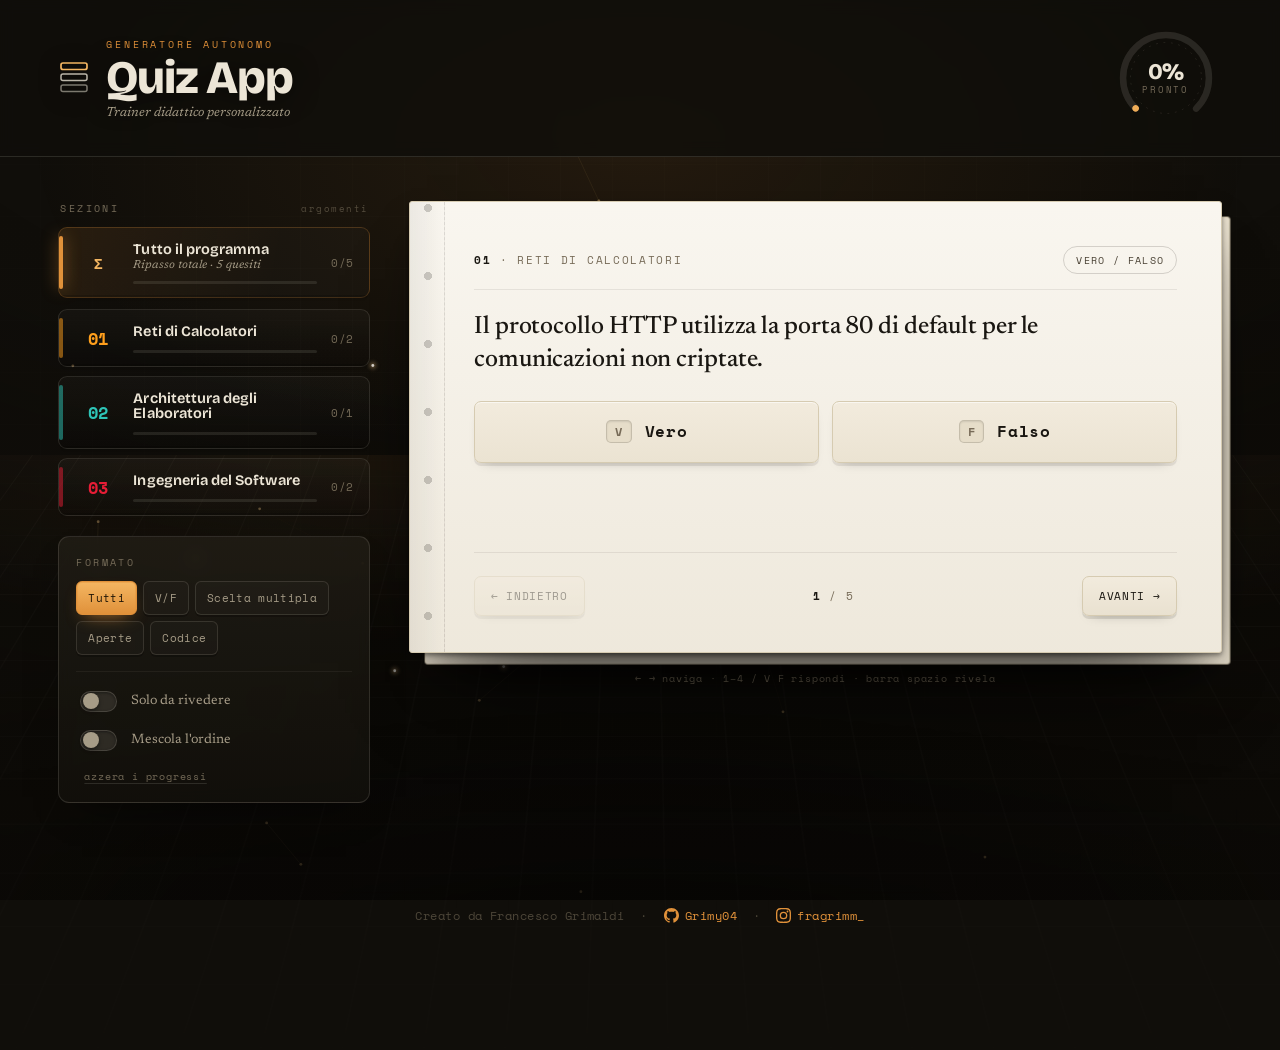
<file: template/index_1.html>
<!doctype html>
<html lang="it">

<head>
    <meta charset="utf-8">
    <meta name="viewport" content="width=device-width, initial-scale=1">
    <title>Trainer Interattivo d'Esame</title>
    
    <link rel="preconnect" href="https://fonts.googleapis.com">
    <link rel="preconnect" href="https://fonts.gstatic.com" crossorigin>
    <link
        href="https://fonts.googleapis.com/css2?family=Bricolage+Grotesque:opsz,wght@12..96,400..800&family=Newsreader:ital,opsz,wght@0,6..72,400..600;1,6..72,400..500&family=Space+Mono:ital,wght@0,400;0,700;1,400&display=swap"
        rel="stylesheet">
   <link rel="stylesheet" href="css/style_1.css">
</head>

<body>
    <canvas id="net" aria-hidden="true"></canvas>
    <div class="grid" aria-hidden="true"></div>
    <div class="ambient" aria-hidden="true"></div>

    <header class="masthead">
        <div class="masthead-in">
            <div class="brand">
                <span class="mark"><svg width="32" height="36" viewBox="0 0 32 36" fill="none" aria-hidden="true">
                        <rect x="3" y="3" width="26" height="6.5" rx="2" stroke="var(--signal-2)" stroke-width="1.7" />
                        <rect x="3" y="14" width="26" height="6.5" rx="2" stroke="var(--cream)" stroke-width="1.5"
                            opacity=".78" />
                        <rect x="3" y="25" width="26" height="6.5" rx="2" stroke="var(--cream)" stroke-width="1.5"
                            opacity=".5" />
                    </svg></span>
                <span class="title">
                    <span class="kick">Generatore Autonomo</span>
                    <h1>Quiz App</h1>
                    <span class="sub">Trainer didattico personalizzato</span>
                </span>
            </div>
            <div class="gauge">
                <svg class="dial" viewBox="0 0 120 120" aria-hidden="true">
                    <circle cx="60" cy="60" r="38" fill="none" stroke="rgba(236,229,214,.1)" stroke-width="1"
                        stroke-dasharray="2 6" />
                    <circle cx="60" cy="60" r="46" fill="none" stroke="rgba(236,229,214,.12)" stroke-width="7"
                        stroke-linecap="round" stroke-dasharray="216.77 400" transform="rotate(135 60 60)" />
                    <circle id="readyArc" cx="60" cy="60" r="46" fill="none" stroke="url(#dg)" stroke-width="7"
                        stroke-linecap="round" stroke-dasharray="289.027" stroke-dashoffset="289.027"
                        transform="rotate(135 60 60)" style="transition:stroke-dashoffset .7s var(--ease)" />
                    <defs>
                        <linearGradient id="dg" x1="0" y1="0" x2="1" y2="1">
                            <stop offset="0" stop-color="var(--signal)" />
                            <stop offset="1" stop-color="var(--signal-2)" />
                        </linearGradient>
                    </defs>
                </svg>
                <div class="dial-read"><span id="readyPct">0%</span><small>pronto</small></div>
            </div>
        </div>
    </header>

    <div class="scene">
        <div class="desk" aria-hidden="true"></div>
        <div class="shell">
            <aside class="rail">
                <div>
                    <div class="rail-head"><span class="eyebrow">Sezioni</span><span class="seq">argomenti</span></div>
                    <nav class="stack" id="stack"></nav>
                </div>
                <div class="panel">
                    <span class="eyebrow">Formato</span>
                    <div class="segmented" id="fmtChips"></div>
                    <div class="switches">
                        <label class="switch"><input type="checkbox" id="togReview"><span>Solo da
                                rivedere</span></label>
                        <label class="switch"><input type="checkbox" id="togShuffle"><span>Mescola
                                l'ordine</span></label>
                        <button class="reset" id="resetBtn">azzera i progressi</button>
                    </div>
                </div>
            </aside>
            <main class="stage">
                <div class="tilt-wrap">
                    <div class="deck" id="deck">
                        <div class="sheet-shadow" aria-hidden="true"></div>
                        <div class="sheet-back" aria-hidden="true"></div>
                        <article class="sheet" id="card"></article>
                    </div>
                </div>
                <p class="kbd">← → naviga · 1–4 / V F rispondi · barra spazio rivela</p>
            </main>
        </div>
    </div>

    <!-- SEZIONE CREDITI CON ICONE SVG -->


    <script src="data.js"></script>
    <script>
        const FMT = [["all", "Tutti"], ["vf", "V/F"], ["mc", "Scelta multipla"], ["open", "Aperte"], ["code", "Codice"]];
        const FMTLABEL = { vf: "Vero / Falso", mc: "Scelta multipla", open: "Domanda aperta", code: "Codice" };

        const S = { chapter: "all", fmt: "all", review: false, shuffle: false, idx: 0, pool: [], _lastId: null };
        let progress = {};
        const KEY = "quiz_trainer_v1";
        function load() { try { const r = localStorage.getItem(KEY); if (r) progress = JSON.parse(r) || {}; } catch (e) { } }
        function save() { try { localStorage.setItem(KEY, JSON.stringify(progress)); } catch (e) { } }
        load();

        const $ = s => document.querySelector(s);
        function shuffle(a) { a = a.slice(); for (let i = a.length - 1; i > 0; i--) { const j = Math.floor(Math.random() * (i + 1));[a[i], a[j]] = [a[j], a[i]]; } return a; }
        function isReview(id) { const p = progress[id]; return p && p.answered && (p.correct === false || p.self === "review" || p.self === "almost"); }

        function buildPool() {
            let p = BANK.filter(q => (S.chapter === "all" || q.ch === S.chapter) && (S.fmt === "all" || q.fmt === S.fmt));
            if (S.review) p = p.filter(q => isReview(q.id));
            if (S.shuffle) p = shuffle(p);
            S.pool = p; S.idx = 0;
        }
        function chapterStats(ch) {
            const qs = BANK.filter(q => q.ch === ch); let ans = 0, ok = 0;
            qs.forEach(q => { const pr = progress[q.id]; if (pr && pr.answered) { ans++; if (pr.correct) ok++; } }); return { tot: qs.length, ans, ok };
        }
        function overall() { let ans = 0, ok = 0; BANK.forEach(q => { const pr = progress[q.id]; if (pr && pr.answered) { ans++; if (pr.correct) ok++; } }); return { tot: BANK.length, ans, ok }; }

        function renderStack() {
            const el = $("#stack"); el.innerHTML = "";
            const o = overall();
            const all = document.createElement("button");
            all.className = "layer core" + (S.chapter === "all" ? " on" : "");
            all.style.setProperty("--tone", "var(--signal)");
            all.innerHTML = `<span class="layer-code">&#931;</span><span><span class="layer-name">Tutto il programma</span>
    <span class="layer-sub">Ripasso totale · ${o.tot} quesiti</span>
    <span class="layer-gauge"><i style="width:${o.tot ? Math.round(o.ans / o.tot * 100) : 0}%"></i></span></span>
    <span class="layer-stat">${o.ans}/${o.tot}</span>`;
            all.onclick = () => { S.chapter = "all"; buildPool(); renderAll(); };
            el.appendChild(all);
            if (typeof META !== 'undefined') {
                META.forEach(m => {
                    const st = chapterStats(m.ch);
                    const b = document.createElement("button");
                    b.className = "layer" + (S.chapter === m.ch ? " on" : "");
                    b.style.setProperty("--tone", m.tone);
                    b.innerHTML = `<span class="layer-code">${m.num}</span><span><span class="layer-name">${m.nm}</span>
        <span class="layer-sub">${m.sb}</span>
        <span class="layer-gauge"><i style="width:${st.tot ? Math.round(st.ans / st.tot * 100) : 0}%"></i></span></span>
        <span class="layer-stat">${st.ans}/${st.tot}</span>`;
                    b.onclick = () => { S.chapter = m.ch; buildPool(); renderAll(); };
                    el.appendChild(b);
                });
            }
        }
        function renderChips() {
            const el = $("#fmtChips"); el.innerHTML = "";
            FMT.forEach(([v, l]) => {
                const c = document.createElement("button");
                c.className = "seg" + (S.fmt === v ? " on" : ""); c.textContent = l;
                c.onclick = () => { S.fmt = v; buildPool(); renderAll(); }; el.appendChild(c);
            });
        }
        function renderMeter() {
            const o = overall(); const pct = o.tot ? Math.round(o.ans / o.tot * 100) : 0;
            $("#readyPct").textContent = pct + "%";
            const arc = document.getElementById("readyArc");
            if (arc) { const C = 289.027, L = 216.77; arc.style.strokeDashoffset = (C - (pct / 100) * L).toFixed(1); }
        }

        function setAns(id, correct, extra) {
            progress[id] = Object.assign({ answered: true, correct: !!correct }, extra || {});
            save(); renderStack(); renderMeter();
        }

        function verdictHTML(ok) {
            const mk = ok
                ? '<svg class="vmark" viewBox="0 0 18 18" fill="none"><path d="M3.5 9.4l3.3 3.5L14.6 5" stroke="currentColor" stroke-width="1.8" stroke-linecap="round" stroke-linejoin="round"/></svg>'
                : '<svg class="vmark" viewBox="0 0 18 18" fill="none"><path d="M5 5l8 8M13 5l-8 8" stroke="currentColor" stroke-width="1.8" stroke-linecap="round"/></svg>';
            return `<div class="verdict ${ok ? "ok" : "no"}">${mk}${ok ? "corretto" : "sbagliato"}</div>`;
        }
        function escapeHTML(s) { return (s == null ? "" : String(s)).replace(/&/g, "&amp;").replace(/</g, "&lt;").replace(/>/g, "&gt;"); }

        function renderCard() {
            const card = $("#card");
            if (!S.pool.length) {
                card.innerHTML = `<div class="sheet-inner still"><div class="empty"><b>Niente qui</b><span>${S.review ? "Nessun elemento contrassegnato da rivedere." : "Nessuna domanda trovata per questi filtri."}</span></div></div>`;
                S._lastId = null; return;
            }
            if (S.idx < 0) S.idx = 0; if (S.idx >= S.pool.length) S.idx = S.pool.length - 1;
            const q = S.pool[S.idx]; const pr = progress[q.id] || {};
            const m = (typeof META !== 'undefined') ? META.find(x => x.ch === q.ch) || { num: "-", nm: "Capitolo", tone: "#888" } : { num: "-", nm: "Capitolo", tone: "#888" };
            const fresh = (S._lastId !== q.id); S._lastId = q.id;
            let h = `<div class="sheet-meta">
    <span class="meta-code"><b>${m.num}</b> · ${m.nm.toUpperCase()}</span>
    ${isReview(q.id) ? '<span class="meta-badge">da rivedere</span>' : ''}
    <span class="meta-fmt">${FMTLABEL[q.fmt]}</span></div>
    <p class="prompt">${escapeHTML(q.q)}</p>`;
            if (q.code) h += `<pre class="snippet">${escapeHTML(q.code)}</pre>`;

            if (q.fmt === "vf") {
                const a = pr.answered;
                const cls = v => { if (!a) return ""; if (v === q.correct) return " correct"; if (pr.pick === v) return " wrong"; return ""; };
                h += `<div class="choices vf">
      <button class="choice${cls(true)}" data-v="true" ${a ? "disabled" : ""}><span class="choice-key">V</span>Vero</button>
      <button class="choice${cls(false)}" data-v="false" ${a ? "disabled" : ""}><span class="choice-key">F</span>Falso</button></div>`;
                h += `<div class="feedback${a ? " show" : ""}">${a ? verdictHTML(pr.correct) + `<div class="expl">${escapeHTML(q.explain)}</div>` : ""}</div>`;
            } else if (q.fmt === "mc") {
                const a = pr.answered; const L = ["A", "B", "C", "D", "E"];
                h += `<div class="choices">`;
                q.opts.forEach((o, i) => {
                    let c = ""; if (a) { if (i === q.correct) c = " correct"; else if (pr.pick === i) c = " wrong"; }
                    h += `<button class="choice${c}" data-i="${i}" ${a ? "disabled" : ""}><span class="choice-key">${L[i]}</span><span>${escapeHTML(o)}</span></button>`;
                });
                h += `</div><div class="feedback${a ? " show" : ""}">${a ? verdictHTML(pr.correct) + `<div class="expl">${escapeHTML(q.explain)}</div>` : ""}</div>`;
            } else {
                if (!pr.revealed) {
                    h += `<button class="reveal" id="revealBtn">Mostra i punti chiave</button>`;
                } else {
                    h += `<div class="feedback show">
        <div class="verdict key"><svg class="vmark" viewBox="0 0 18 18" fill="none"><path d="M7 3.5H4.5v11H7M11 3.5h2.5v11H11" stroke="currentColor" stroke-width="1.6" stroke-linecap="round"/></svg>punti chiave</div>
        <ul class="keylist">${q.points.map(p => `<li>${escapeHTML(p)}</li>`).join("")}</ul>
        <div class="selfgrade">
          <button class="sg know${pr.self === "know" ? " sel" : ""}" data-s="know">la sapevo</button>
          <button class="sg almost${pr.self === "almost" ? " sel" : ""}" data-s="almost">quasi</button>
          <button class="sg review${pr.self === "review" ? " sel" : ""}" data-s="review">da rivedere</button>
        </div></div>`;
                }
            }

            h += `<div class="pager">
    <button class="pgbtn" id="prevBtn" ${S.idx === 0 ? "disabled" : ""}>← indietro</button>
    <span class="pager-count"><b>${S.idx + 1}</b> / ${S.pool.length}</span>
    <button class="pgbtn" id="nextBtn" ${S.idx === S.pool.length - 1 ? "disabled" : ""}>avanti →</button></div>`;
            card.innerHTML = `<div class="sheet-inner${fresh ? "" : " still"}">${h}</div>`;

            card.querySelectorAll(".choice").forEach(b => {
                if (b.dataset.v !== undefined) b.onclick = () => { const v = b.dataset.v === "true"; setAns(q.id, v === q.correct, { pick: v }); renderCard(); };
                else if (b.dataset.i !== undefined) b.onclick = () => { const i = +b.dataset.i; setAns(q.id, i === q.correct, { pick: i }); renderCard(); };
            });
            const rb = card.querySelector("#revealBtn");
            if (rb) rb.onclick = () => { progress[q.id] = Object.assign({}, progress[q.id], { revealed: true }); save(); renderCard(); };
            card.querySelectorAll(".sg").forEach(b => b.onclick = () => { const s = b.dataset.s; setAns(q.id, s === "know", { revealed: true, self: s }); renderCard(); });
            const pv = card.querySelector("#prevBtn"), nx = card.querySelector("#nextBtn");
            if (pv) pv.onclick = () => { S.idx--; renderCard(); };
            if (nx) nx.onclick = () => { S.idx++; renderCard(); };
        }
        function renderAll() { renderStack(); renderChips(); renderMeter(); renderCard(); }

        $("#togReview").onchange = e => { S.review = e.target.checked; buildPool(); renderCard(); renderStack(); };
        $("#togShuffle").onchange = e => { S.shuffle = e.target.checked; buildPool(); renderCard(); };
        $("#resetBtn").onclick = function () {
            if (!this.classList.contains("confirming")) {
                this.classList.add("confirming");
                this.dataset.label = this.textContent;
                this.textContent = "sicuro? clicca di nuovo";
                clearTimeout(this._t);
                this._t = setTimeout(() => { this.classList.remove("confirming"); this.textContent = this.dataset.label; }, 3000);
                return;
            }
            clearTimeout(this._t);
            this.classList.remove("confirming");
            this.textContent = this.dataset.label;
            progress = {}; save();
            $("#togReview").checked = false; $("#togShuffle").checked = false; S.review = false; S.shuffle = false; buildPool(); renderAll();
        };

        document.addEventListener("keydown", e => {
            if (["INPUT", "TEXTAREA"].includes(document.activeElement.tagName)) return;
            if (!S.pool.length) return;
            const q = S.pool[S.idx]; const pr = progress[q.id] || {};
            if (e.key === "ArrowRight" && S.idx < S.pool.length - 1) { S.idx++; renderCard(); return; }
            if (e.key === "ArrowLeft" && S.idx > 0) { S.idx--; renderCard(); return; }
            if (q.fmt === "vf" && !pr.answered) {
                if (e.key === "v" || e.key === "V") { setAns(q.id, true === q.correct, { pick: true }); renderCard(); }
                if (e.key === "f" || e.key === "F") { setAns(q.id, false === q.correct, { pick: false }); renderCard(); }
            }
            if (q.fmt === "mc" && !pr.answered) {
                const i = parseInt(e.key, 10) - 1;
                if (i >= 0 && i < q.opts.length) { setAns(q.id, i === q.correct, { pick: i }); renderCard(); }
            }
            if ((q.fmt === "open" || q.fmt === "code") && !pr.revealed && (e.key === " " || e.code === "Space")) {
                e.preventDefault(); progress[q.id] = Object.assign({}, pr, { revealed: true }); save(); renderCard();
            }
        });

        if (typeof BANK !== 'undefined') {
            buildPool(); renderAll();
        }

        const REDUCE = matchMedia("(prefers-reduced-motion:reduce)").matches;
        const FINE = matchMedia("(hover:hover) and (pointer:fine)").matches;

        (function () {
            const cv = document.getElementById("net"); if (!cv) return;
            const ctx = cv.getContext("2d"); let W = 0, H = 0, nodes = [], packets = [], raf = 0; const D = 140;
            function size() { W = cv.clientWidth; H = cv.clientHeight; cv.width = W; cv.height = H; }
            function spawn() { const a = nodes[(Math.random() * nodes.length) | 0], b = nodes[(Math.random() * nodes.length) | 0]; return { a, b, t: Math.random(), sp: 0.0016 + Math.random() * 0.0022 }; }
            function init() {
                size();
                const c = W < 760 ? 12 : 25;
                nodes = []; for (let i = 0; i < c; i++)nodes.push({ x: Math.random() * W, y: Math.random() * H, vx: (Math.random() - .5) * .16, vy: (Math.random() - .5) * .16 });
                const pc = W < 760 ? 3 : 5; packets = []; for (let i = 0; i < pc; i++)packets.push(spawn());
            }
            function links() {
                for (let i = 0; i < nodes.length; i++) {
                    for (let j = i + 1; j < nodes.length; j++) {
                        const a = nodes[i], b = nodes[j], dx = a.x - b.x, dy = a.y - b.y, d2 = dx * dx + dy * dy;
                        if (d2 < D * D) { const al = (1 - Math.sqrt(d2) / D) * 0.15; ctx.strokeStyle = "rgba(214,178,120," + al + ")"; ctx.lineWidth = 1; ctx.beginPath(); ctx.moveTo(a.x, a.y); ctx.lineTo(b.x, b.y); ctx.stroke(); }
                    }
                }
            }
            function dots(al) { for (const n of nodes) { ctx.fillStyle = "rgba(220,180,120," + al + ")"; ctx.beginPath(); ctx.arc(n.x, n.y, 1.4, 0, 7); ctx.fill(); } }
            function frame() {
                ctx.clearRect(0, 0, W, H); for (const n of nodes) { n.x += n.vx; n.y += n.vy; if (n.x < 0 || n.x > W) n.vx *= -1; if (n.y < 0 || n.y > H) n.vy *= -1; }
                links(); dots(.5);
                for (const p of packets) {
                    p.t += p.sp; if (p.t >= 1) { Object.assign(p, spawn()); continue; }
                    const x = p.a.x + (p.b.x - p.a.x) * p.t, y = p.a.y + (p.b.y - p.a.y) * p.t;
                    const g = ctx.createRadialGradient(x, y, 0, x, y, 8); g.addColorStop(0, "rgba(214,178,120,.5)"); g.addColorStop(1, "transparent");
                    ctx.fillStyle = g; ctx.beginPath(); ctx.arc(x, y, 8, 0, 7); ctx.fill();
                    ctx.fillStyle = "rgba(255,255,255,.8)"; ctx.beginPath(); ctx.arc(x, y, 1.4, 0, 7); ctx.fill();
                }
                raf = requestAnimationFrame(frame);
            }
            function start() { cancelAnimationFrame(raf); if (REDUCE) { ctx.clearRect(0, 0, W, H); links(); dots(.45); } else frame(); }
            init(); start(); let rt; window.addEventListener("resize", () => { clearTimeout(rt); rt = setTimeout(() => { init(); start(); }, 200); });
        })();

        (function () {
            if (REDUCE || !FINE) return;
            const deck = document.getElementById("deck");
            let tx = 0, ty = 0, cx = 0, cy = 0, lz = 0, hover = false; const lerp = (a, b, n) => a + (b - a) * n;
            window.addEventListener("mousemove", e => { tx = (e.clientX / window.innerWidth - .5) * 1.5; ty = (e.clientY / window.innerHeight - .5) * 1.5; }, { passive: true });
            if (deck) { const w = deck.parentElement; w.addEventListener("mouseenter", () => hover = true); w.addEventListener("mouseleave", () => hover = false); }
            (function loop() {
                cx = lerp(cx, tx, .08); cy = lerp(cy, ty, .08); lz = lerp(lz, hover ? 18 : 0, .1);
                if (deck) deck.style.transform = "rotateX(" + (-cy * 6) + "deg) rotateY(" + (cx * 8) + "deg) translateZ(" + lz + "px)";
                requestAnimationFrame(loop);
            })();
        })();
    </script>

    <script>
        (function () {
            const d = document.createElement('footer');
            d.className = 'site-credits';
            d.innerHTML = `<span>${atob('Q3JlYXRvIGRhIEZyYW5jZXNjbyBHcmltYWxkaQ==')}</span><span>&middot;</span><a href="${atob('aHR0cHM6Ly9naXRodWIuY29tL0dyaW15MDQ=')}" target="_blank" rel="noopener noreferrer" title="GitHub"><svg viewBox="0 0 24 24" aria-hidden="true"><path d="M12 0C5.374 0 0 5.373 0 12c0 5.302 3.438 9.8 8.207 11.387.6.113.793-.261.793-.577v-2.234c-3.338.726-4.033-1.416-4.033-1.416-.546-1.387-1.333-1.756-1.333-1.756-1.089-.745.083-.729.083-.729 1.205.084 1.839 1.237 1.839 1.237 1.07 1.834 2.807 1.304 3.492.997.107-.775.418-1.305.762-1.604-2.665-.305-5.467-1.334-5.467-5.931 0-1.311.469-2.381 1.236-3.221-.124-.303-.535-1.524.117-3.176 0 0 1.008-.322 3.301 1.23.957-.266 1.983-.399 3.003-.404 1.02.005 2.047.138 3.006.404 2.291-1.552 3.297-1.23 3.297-1.23.653 1.653.242 2.874.118 3.176.77.84 1.235 1.911 1.235 3.221 0 4.609-2.807 5.624-5.479 5.921.43.372.823 1.102.823 2.222v3.293c0 .319.192.694.801.576C20.566 21.797 24 17.3 24 12c0-6.627-5.373-12-12-12z"/></svg>${atob('R3JpbXkwNA==')}</a><span>&middot;</span><a href="${atob('aHR0cHM6Ly93d3cuaW5zdGFncmFtLmNvbS9mcmFncmltbV8/aWdzaD1jVEozYW5FMGNXZDNjRFJ6JnV0bV9zb3VyY2U9cXI=')}" target="_blank" rel="noopener noreferrer" title="Instagram"><svg viewBox="0 0 24 24" aria-hidden="true"><path d="M12 2.163c3.204 0 3.584.012 4.85.07 3.252.148 4.771 1.691 4.919 4.919.058 1.265.069 1.645.069 4.849 0 3.205-.012 3.584-.069 4.849-.149 3.225-1.664 4.771-4.919 4.919-1.266.058-1.644.07-4.85.07-3.204 0-3.584-.012-4.849-.07-3.26-.149-4.771-1.699-4.919-4.92-.058-1.265-.07-1.644-.07-4.849 0-3.204.013-3.583.07-4.849.149-3.227 1.664-4.771 4.919-4.919 1.266-.057 1.645-.069 4.849-.069zM12 0C8.741 0 8.333.014 7.053.072 2.695.272.273 2.69.073 7.052.014 8.333 0 8.741 0 12c0 3.259.014 3.668.072 4.948.2 4.358 2.618 6.78 6.98 6.98C8.333 23.986 8.741 24 12 24c3.259 0 3.668-.014 4.948-.072 4.354-.2 6.782-2.618 6.979-6.98.059-1.28.073-1.689.073-4.948 0-3.259-.014-3.667-.072-4.947-.196-4.354-2.617-6.78-6.979-6.98C15.668.014 15.259 0 12 0zm0 5.838a6.162 6.162 0 100 12.324 6.162 6.162 0 000-12.324zM12 16a4 4 0 110-8 4 4 0 010 8zm6.406-11.845a1.44 1.44 0 100 2.881 1.44 1.44 0 000-2.881z"/></svg>${atob('ZnJhZ3JpbW1f')}</a>`;
            document.body.appendChild(d);
        })();
    </script>
</body>

</html>
</file>
<file: template/css/style_1.css>
:root {
    --ground: #100E0A;
    --ground-2: #1A1712;
    --ground-3: #231F18;
    --paper: #F3EDE0;
    --paper-2: #E7DECC;
    --paper-edge: #D6CBB1;
    --ink: #1A1712;
    --ink-2: #4A4235;
    --ink-3: #776B58;
    --cream: #ECE5D6;
    --cream-2: #A69C87;
    --cream-3: #766C59;
    --signal: #E0913A;
    --signal-2: #F4B662;
    --signal-ink: #B16C26;

    --ok: #42704C;
    --ok-bg: rgba(66, 112, 76, .14);
    --ok-glow: rgba(66, 112, 76, .45);
    --no: #A8442F;
    --no-bg: rgba(168, 68, 47, .12);
    --no-glow: rgba(168, 68, 47, .4);
    --line-d: rgba(236, 229, 214, .13);
    --line-d2: rgba(236, 229, 214, .06);
    --line-p: rgba(26, 23, 18, .16);
    --line-p2: rgba(26, 23, 18, .08);
    --card-shadow: 0 2px 5px rgba(0, 0, 0, .45), 0 22px 44px -18px rgba(0, 0, 0, .6), 0 60px 100px -50px rgba(0, 0, 0, .75);
    --display: "Bricolage Grotesque", "Hanken Grotesk", system-ui, sans-serif;
    --serif: "Newsreader", Georgia, "Times New Roman", serif;
    --mono: "Space Mono", ui-monospace, Menlo, Consolas, monospace;
    --ease: cubic-bezier(.2, .85, .25, 1);
    --ease-out: cubic-bezier(.16, 1, .3, 1);
}

/* {{THEME_VARIABLES}} */

* {
    box-sizing: border-box
}

html,
body {
    margin: 0
}

body {
    font-family: var(--serif);
    color: var(--cream);
    background: var(--ground);
    min-height: 100vh;
    overflow-x: hidden;
    -webkit-font-smoothing: antialiased;
    text-rendering: optimizeLegibility;
}

#net {
    position: fixed;
    inset: 0;
    width: 100vw;
    height: 100vh;
    z-index: 0;
    display: block;
}

.grid {
    position: fixed;
    inset: -5%;
    z-index: 0;
    pointer-events: none;
    opacity: .5;
    background-image: repeating-linear-gradient(0deg, rgba(236, 229, 214, .045) 0 1px, transparent 1px 52px),
        repeating-linear-gradient(90deg, rgba(236, 229, 214, .045) 0 1px, transparent 1px 52px);
    -webkit-mask-image: radial-gradient(120% 90% at 50% 38%, rgba(0, 0, 0, .85), transparent 78%);
    mask-image: radial-gradient(120% 90% at 50% 38%, rgba(0, 0, 0, .85), transparent 78%)
}

.ambient {
    position: fixed;
    inset: 0;
    z-index: 0;
    pointer-events: none;
    background:
        radial-gradient(80% 60% at 50% 16%, color-mix(in srgb, var(--signal) 10%, transparent), transparent 60%),
        radial-gradient(120%120% at 50% 120%, rgba(0, 0, 0, .6), transparent 55%),
        radial-gradient(150% 100% at 50% 0%, transparent 40%, rgba(8, 6, 3, .55) 100%)
}

.masthead {
    position: sticky;
    top: 0;
    z-index: 40;
    background: color-mix(in srgb, var(--ground) 80%, transparent);
    backdrop-filter: blur(8px) saturate(1.15);
    border-bottom: 1px solid var(--line-d)
}

.masthead-in {
    max-width: 1240px;
    margin: 0 auto;
    padding: clamp(14px, 2.2vw, 22px) clamp(20px, 3vw, 44px);
    display: flex;
    align-items: center;
    justify-content: space-between;
    gap: 22px
}

.brand {
    display: flex;
    align-items: center;
    gap: 16px;
    min-width: 0;
    animation: rise .8s var(--ease-out) both
}

.mark svg {
    display: block;
    filter: drop-shadow(0 4px 10px rgba(0, 0, 0, .5))
}

.kick {
    font-family: var(--mono);
    font-size: 10px;
    letter-spacing: .28em;
    text-transform: uppercase;
    color: var(--signal);
    display: block;
    margin-bottom: 6px
}

.title h1 {
    font-family: var(--display);
    font-weight: 800;
    font-size: clamp(1.85rem, 4.2vw, 2.9rem);
    line-height: .9;
    letter-spacing: -.026em;
    color: var(--cream);
    margin: 0;
    text-shadow: 0 2px 24px rgba(0, 0, 0, .5)
}

.sub {
    font-family: var(--serif);
    font-style: italic;
    font-size: 13px;
    color: var(--cream-2);
    margin-top: 7px;
    display: block
}

.gauge {
    position: relative;
    display: grid;
    place-items: center;
    flex: 0 0 auto;
    width: 112px;
    height: 112px;
    animation: rise .8s .07s var(--ease-out) both
}

.dial {
    position: absolute;
    inset: 0
}

.dial-read {
    position: relative;
    text-align: center;
    line-height: 1
}

.dial-read span {
    font-family: var(--display);
    font-weight: 800;
    font-size: 1.4rem;
    color: var(--cream);
    letter-spacing: -.02em
}

.dial-read small {
    display: block;
    font-family: var(--mono);
    font-size: 8.5px;
    letter-spacing: .22em;
    text-transform: uppercase;
    color: var(--cream-3);
    margin-top: 3px
}

.scene {
    position: relative;
    z-index: 1;
    perspective: 1600px;
    perspective-origin: 50% 32%
}

.desk {
    position: absolute;
    left: 50%;
    top: 42%;
    width: 170%;
    height: 130%;
    transform: translate(-50%, 0) rotateX(64deg);
    transform-origin: 50% 0;
    z-index: 0;
    pointer-events: none;
    opacity: .7;
    background: radial-gradient(58% 48% at 50% 2%, color-mix(in srgb, var(--signal) 12%, transparent), transparent 68%),
        repeating-linear-gradient(0deg, rgba(236, 229, 214, .05) 0 1px, transparent 1px 48px),
        repeating-linear-gradient(90deg, rgba(236, 229, 214, .05) 0 1px, transparent 1px 48px);
    -webkit-mask-image: linear-gradient(180deg, rgba(0, 0, 0, .85), transparent 82%);
    mask-image: linear-gradient(180deg, rgba(0, 0, 0, .85), transparent 82%)
}

.shell {
    position: relative;
    z-index: 1;
    display: grid;
    grid-template-columns: 312px 1fr;
    gap: clamp(22px, 3vw, 46px);
    max-width: 1240px;
    margin: 0 auto;
    padding: clamp(26px, 3.4vw, 54px) clamp(20px, 3vw, 44px) clamp(40px, 5vw, 90px);
    align-items: start
}

.rail {
    position: sticky;
    top: 112px;
    align-self: start;
    display: flex;
    flex-direction: column;
    gap: 20px
}

.eyebrow {
    font-family: var(--mono);
    font-size: 10px;
    letter-spacing: .24em;
    text-transform: uppercase;
    color: var(--cream-3)
}

.rail-head {
    display: flex;
    align-items: baseline;
    justify-content: space-between;
    margin: 0 2px 13px
}

.rail-head .seq {
    font-family: var(--mono);
    font-size: 9px;
    letter-spacing: .16em;
    color: var(--cream-3);
    opacity: .65
}

.stack {
    display: flex;
    flex-direction: column;
    gap: 9px
}

.layer {
    position: relative;
    display: grid;
    grid-template-columns: 42px 1fr auto;
    align-items: center;
    gap: 14px;
    width: 100%;
    text-align: left;
    cursor: pointer;
    color: var(--cream);
    padding: 14px 16px 13px 18px;
    border: 1px solid var(--line-d);
    border-radius: 9px;
    background: linear-gradient(180deg, rgba(255, 255, 255, .026), rgba(0, 0, 0, .10));
    transition: transform .26s var(--ease-out), border-color .22s, background .22s, box-shadow .26s
}

.layer::before {
    content: "";
    position: absolute;
    left: 0;
    top: 8px;
    bottom: 8px;
    width: 4px;
    border-radius: 4px;
    background: var(--tone);
    opacity: .5;
    transition: .26s
}

.layer::after {
    content: "";
    position: absolute;
    left: 1px;
    right: 1px;
    bottom: -4px;
    height: 6px;
    border-radius: 0 0 9px 9px;
    background: linear-gradient(180deg, rgba(0, 0, 0, .32), transparent);
    opacity: .6;
    transition: .26s
}

.layer:hover {
    transform: translateY(-3px);
    border-color: rgba(236, 229, 214, .22);
    background: linear-gradient(180deg, rgba(255, 255, 255, .06), rgba(0, 0, 0, .06));
}

.layer:hover::before {
    opacity: .85
}

.layer.on {
    border-color: color-mix(in srgb, var(--signal) 44%, var(--line-d));
    transform: translateY(-2px);
    background: linear-gradient(100deg, color-mix(in srgb, var(--tone) 18%, transparent), rgba(255, 255, 255, .02) 60%);
}

.layer.on::before {
    opacity: 1;
    background: var(--signal);
    box-shadow: 0 0 16px color-mix(in srgb, var(--signal) 70%, transparent)
}

.layer-code {
    font-family: var(--mono);
    font-weight: 700;
    font-size: 17px;
    color: var(--tone);
    text-align: center;
    letter-spacing: .02em
}

.layer.on .layer-code {
    color: var(--signal-2)
}

.layer-name {
    font-family: var(--display);
    font-weight: 650;
    font-size: 14.5px;
    letter-spacing: .004em;
    line-height: 1.08;
    display: block
}

.layer-sub {
    font-family: var(--serif);
    font-style: italic;
    font-size: 11.5px;
    color: var(--cream-2);
    margin-top: 3px;
    display: block
}

.layer-gauge {
    display: block;
    height: 3px;
    margin-top: 10px;
    background: rgba(236, 229, 214, .1);
    border-radius: 2px;
    overflow: hidden
}

.layer-gauge i {
    display: block;
    height: 100%;
    background: var(--tone);
    border-radius: 2px
}

.layer-stat {
    font-family: var(--mono);
    font-size: 10.5px;
    color: var(--cream-3);
    letter-spacing: .03em;
    white-space: nowrap
}

.layer.core {
    background: linear-gradient(100deg, color-mix(in srgb, var(--signal) 12%, transparent), rgba(255, 255, 255, .02) 70%);
    border-color: color-mix(in srgb, var(--signal) 24%, transparent)
}

.layer.core .layer-code {
    color: var(--signal-2);
    font-size: 15px
}

.panel {
    position: relative;
    background: linear-gradient(180deg, rgba(36, 32, 24, .7), rgba(20, 18, 13, .7));
    border: 1px solid var(--line-d);
    border-radius: 11px;
    padding: 17px;
    backdrop-filter: blur(8px);
    box-shadow: 0 18px 40px -24px rgba(0, 0, 0, .8)
}

.segmented {
    display: flex;
    flex-wrap: wrap;
    gap: 6px;
    margin-top: 11px
}

.seg {
    font-family: var(--mono);
    font-size: 11px;
    letter-spacing: .03em;
    color: var(--cream-2);
    background: rgba(255, 255, 255, .02);
    border: 1px solid var(--line-d);
    border-radius: 6px;
    padding: 8px 11px;
    cursor: pointer;
    transition: .16s var(--ease-out);
    box-shadow: 0 2px 0 rgba(0, 0, 0, .25)
}

.seg:hover {
    color: var(--cream);
    border-color: rgba(236, 229, 214, .3);
    transform: translateY(-1px)
}

.seg:active {
    transform: translateY(1px);
    box-shadow: none
}

.seg.on {
    color: #1c1305;
    background: linear-gradient(180deg, var(--signal-2), var(--signal));
    border-color: var(--signal);
    box-shadow: 0 8px 18px -9px color-mix(in srgb, var(--signal) 80%, transparent), 0 0 0 1px color-mix(in srgb, var(--signal) 40%, transparent) inset
}

.switches {
    margin-top: 16px;
    border-top: 1px solid var(--line-d2);
    padding-top: 16px;
    display: flex;
    flex-direction: column;
    gap: 12px
}

.switch {
    display: flex;
    align-items: center;
    gap: 11px;
    cursor: pointer;
    font-family: var(--serif);
    font-size: 13.5px;
    color: var(--cream-2);
    transition: .16s
}

.switch:hover {
    color: var(--cream)
}

.switch input {
    appearance: none;
    -webkit-appearance: none;
    width: 37px;
    height: 21px;
    border-radius: 99px;
    background: rgba(236, 229, 214, .12);
    border: 1px solid var(--line-d);
    position: relative;
    cursor: pointer;
    transition: .22s var(--ease);
    flex: 0 0 auto;
    box-shadow: inset 0 1px 3px rgba(0, 0, 0, .4)
}

.switch input::after {
    content: "";
    position: absolute;
    top: 1.5px;
    left: 2px;
    width: 16px;
    height: 16px;
    border-radius: 50%;
    background: var(--cream-2);
    transition: .24s var(--ease);
    box-shadow: 0 2px 4px rgba(0, 0, 0, .4)
}

.switch input:checked {
    background: linear-gradient(180deg, var(--signal-2), var(--signal));
    border-color: var(--signal)
}

.switch input:checked::after {
    left: 18px;
    background: #1c1305
}

.reset {
    margin: 2px 0 0 2px;
    font-family: var(--mono);
    font-size: 10px;
    letter-spacing: .08em;
    color: var(--cream-3);
    background: none;
    border: none;
    cursor: pointer;
    text-decoration: underline;
    text-underline-offset: 3px;
    text-decoration-color: var(--line-d);
    align-self: flex-start;
    transition: .18s
}

.reset:hover {
    color: var(--no);
    text-decoration-color: var(--no)
}

.reset.confirming {
    color: var(--no);
    text-decoration-color: var(--no);
    animation: resetPulse 1.1s ease-in-out infinite
}

@keyframes resetPulse {

    0%,
    100% {
        opacity: 1
    }

    50% {
        opacity: .45
    }
}

.stage {
    min-width: 0
}

.tilt-wrap {
    perspective: 1300px;
    perspective-origin: 50% 40%
}

.deck {
    position: relative;
    transform-style: preserve-3d;
    will-change: transform;
    animation: deckIn 1s .12s var(--ease-out) backwards
}

.sheet-shadow {
    position: absolute;
    left: 7%;
    right: 7%;
    bottom: -4%;
    height: 64px;
    border-radius: 50%;
    z-index: -2;
    background: radial-gradient(50% 50% at 50% 50%, rgba(0, 0, 0, .6), transparent 72%);
    filter: blur(20px);
    transform: translateZ(-90px)
}

.sheet-back {
    position: absolute;
    inset: 0;
    z-index: -1;
    background: var(--paper-2);
    border: 1px solid var(--paper-edge);
    border-radius: 3px;
    transform: translate3d(12px, 14px, -12px);
    box-shadow: 0 30px 60px -32px rgba(0, 0, 0, .7)
}

.sheet {
    position: relative;
    background: var(--paper);
    color: var(--ink);
    border: 1px solid var(--paper-edge);
    border-radius: 3px;
    overflow: hidden;
    min-height: 452px;
    display: flex;
    flex-direction: column;
    box-shadow: var(--card-shadow);
    transform: translateZ(0);
    padding: clamp(28px, 3.4vw, 46px) clamp(26px, 3.4vw, 48px) clamp(24px, 2.8vw, 40px) clamp(50px, 5vw, 76px);
    background-image: linear-gradient(180deg, rgba(255, 255, 255, .5), rgba(0, 0, 0, .018))
}

.sheet::before {
    content: "";
    position: absolute;
    top: 0;
    bottom: 0;
    left: 0;
    width: 34px;
    background: linear-gradient(90deg, rgba(26, 23, 18, .06), transparent);
    border-right: 1px dashed var(--line-p2)
}

.sheet::after {
    content: "";
    position: absolute;
    left: 13px;
    top: 0;
    bottom: 0;
    width: 10px;
    background-repeat: repeat-y;
    background-position: center 40px;
    background-size: 10px 68px;
    background-image: radial-gradient(circle, rgba(26, 23, 18, .2) 0 3.8px, transparent 4.3px)
}

.sheet-inner {
    display: flex;
    flex-direction: column;
    flex: 1;
    animation: pageIn .5s var(--ease-out) both
}

.sheet-inner.still {
    animation: none
}

.sheet-meta {
    display: flex;
    align-items: center;
    gap: 12px;
    flex-wrap: wrap;
    margin-bottom: 21px;
    padding-bottom: 15px;
    border-bottom: 1px solid var(--line-p2)
}

.meta-code {
    font-family: var(--mono);
    font-size: 10.5px;
    letter-spacing: .16em;
    text-transform: uppercase;
    color: var(--ink-3)
}

.meta-code b {
    color: var(--ink)
}

.meta-badge {
    font-family: var(--mono);
    font-size: 9.5px;
    letter-spacing: .12em;
    text-transform: uppercase;
    color: var(--no);
    border: 1px solid color-mix(in srgb, var(--no) 38%, transparent);
    border-radius: 99px;
    padding: 5px 10px
}

.meta-fmt {
    margin-left: auto;
    font-family: var(--mono);
    font-size: 9.5px;
    letter-spacing: .14em;
    text-transform: uppercase;
    color: var(--ink-2);
    border: 1px solid var(--line-p);
    border-radius: 99px;
    padding: 6px 12px
}

.prompt {
    font-family: var(--serif);
    font-weight: 500;
    font-size: clamp(1.22rem, 2.1vw, 1.56rem);
    line-height: 1.34;
    letter-spacing: -.004em;
    color: var(--ink);
    margin: 0 0 24px;
    max-width: 60ch
}

.snippet {
    font-family: var(--mono);
    font-size: 12.5px;
    line-height: 1.6;
    color: #2b2620;
    background: #ECE3D1;
    border: 1px solid var(--paper-edge);
    border-left: 3px solid var(--signal);
    border-radius: 5px;
    padding: 15px 17px;
    white-space: pre;
    overflow-x: auto;
    margin: 0 0 23px;
    box-shadow: inset 0 1px 0 rgba(255, 255, 255, .5), 0 8px 20px -16px rgba(0, 0, 0, .5)
}

.choices {
    display: flex;
    flex-direction: column;
    gap: 10px
}

.choice {
    position: relative;
    display: flex;
    align-items: flex-start;
    gap: 13px;
    width: 100%;
    text-align: left;
    cursor: pointer;
    font-family: var(--serif);
    font-size: 1.02rem;
    line-height: 1.42;
    color: var(--ink);
    background: linear-gradient(180deg, #F2EBDD, #EBE3D2);
    border: 1px solid var(--paper-edge);
    border-radius: 7px;
    padding: 14px 16px;
    box-shadow: 0 1px 0 rgba(255, 255, 255, .6) inset, 0 3px 0 rgba(26, 23, 18, .08), 0 6px 14px -10px rgba(0, 0, 0, .4);
    transition: transform .15s var(--ease-out), border-color .15s, box-shadow .15s, background .15s
}

.choice:hover:not(:disabled) {
    transform: translateY(-2px);
    border-color: color-mix(in srgb, var(--ink) 20%, var(--paper-edge));
    box-shadow: -3px 0 0 0 color-mix(in srgb, var(--signal) 85%, transparent), 0 1px 0 rgba(255, 255, 255, .6) inset, 0 4px 0 rgba(26, 23, 18, .1), 0 12px 22px -12px rgba(0, 0, 0, .45)
}

.choice:active:not(:disabled) {
    transform: translateY(1px);
    box-shadow: 0 1px 0 rgba(255, 255, 255, .5) inset, 0 1px 0 rgba(26, 23, 18, .08)
}

.choice:disabled {
    cursor: default
}

.choice-key {
    font-family: var(--mono);
    font-weight: 700;
    font-size: 12px;
    color: var(--ink-3);
    border: 1px solid var(--line-p);
    border-radius: 5px;
    padding: 3px 8px;
    flex: 0 0 auto;
    line-height: 1.25;
    background: #E6DDC9;
    box-shadow: inset 0 1px 2px rgba(0, 0, 0, .1)
}

.choice.correct {
    border-color: var(--ok);
    background: linear-gradient(180deg, var(--ok-bg), rgba(66, 112, 76, .07));
    box-shadow: 0 0 0 1px var(--ok) inset, 0 0 26px -6px var(--ok-glow), 0 6px 16px -10px rgba(0, 0, 0, .4);
    animation: pop .4s var(--ease) both
}

.choice.correct .choice-key {
    background: var(--ok);
    color: var(--paper);
    border-color: var(--ok)
}

.choice.wrong {
    border-color: var(--no);
    background: linear-gradient(180deg, var(--no-bg), rgba(168, 68, 47, .06));
    box-shadow: 0 0 0 1px var(--no) inset, 0 0 22px -8px var(--no-glow)
}

.choice.wrong .choice-key {
    background: var(--no);
    color: var(--paper);
    border-color: var(--no)
}

.choices.vf {
    flex-direction: row;
    gap: 13px
}

.choices.vf .choice {
    flex: 1;
    justify-content: center;
    align-items: center;
    font-family: var(--mono);
    font-weight: 700;
    letter-spacing: .04em;
    padding: 18px
}

.feedback {
    margin-top: 21px;
    padding-top: 19px;
    border-top: 1px solid var(--line-p2);
    display: none
}

.feedback.show {
    display: block;
    animation: reveal .32s var(--ease-out) both
}

.verdict {
    display: inline-flex;
    align-items: center;
    gap: 9px;
    font-family: var(--mono);
    font-size: 11px;
    letter-spacing: .14em;
    text-transform: uppercase;
    margin-bottom: 13px
}

.verdict.ok {
    color: var(--ok)
}

.verdict.no {
    color: var(--no)
}

.verdict.key {
    color: var(--signal-ink)
}

.vmark {
    width: 16px;
    height: 16px;
    flex: 0 0 auto
}

.expl {
    font-family: var(--serif);
    font-size: 1rem;
    line-height: 1.56;
    color: var(--ink-2);
    max-width: 62ch
}

.keylist {
    list-style: none;
    counter-reset: k;
    margin: 6px 0 0;
    padding: 0;
    display: flex;
    flex-direction: column;
    gap: 11px;
    max-width: 64ch
}

.keylist li {
    position: relative;
    padding-left: 28px;
    font-family: var(--serif);
    font-size: 1rem;
    line-height: 1.5;
    color: var(--ink-2)
}

.keylist li::before {
    content: counter(k, decimal-leading-zero);
    counter-increment: k;
    position: absolute;
    left: 0;
    top: .18em;
    font-family: var(--mono);
    font-weight: 700;
    font-size: 10px;
    letter-spacing: .04em;
    color: var(--signal-ink)
}

.reveal {
    font-family: var(--mono);
    font-size: 11.5px;
    letter-spacing: .06em;
    text-transform: uppercase;
    color: #1c1305;
    background: linear-gradient(180deg, var(--signal-2), var(--signal));
    border: none;
    border-radius: 7px;
    padding: 13px 19px;
    cursor: pointer;
    transition: .18s var(--ease-out);
    box-shadow: 0 4px 0 color-mix(in srgb, var(--signal) 80%, black), 0 12px 24px -12px color-mix(in srgb, var(--signal) 80%, transparent)
}

.reveal:hover {
    transform: translateY(-1px);
    box-shadow: 0 5px 0 color-mix(in srgb, var(--signal) 80%, black), 0 16px 28px -12px color-mix(in srgb, var(--signal) 80%, transparent)
}

.reveal:active {
    transform: translateY(3px);
    box-shadow: 0 1px 0 color-mix(in srgb, var(--signal) 80%, black)
}

.selfgrade {
    display: flex;
    gap: 9px;
    flex-wrap: wrap;
    margin-top: 17px
}

.sg {
    font-family: var(--mono);
    font-size: 11px;
    letter-spacing: .03em;
    color: var(--ink-2);
    background: #E6DDC9;
    border: 1px solid var(--paper-edge);
    border-radius: 7px;
    padding: 10px 14px;
    cursor: pointer;
    transition: .15s var(--ease-out);
    box-shadow: 0 2px 0 rgba(26, 23, 18, .1)
}

.sg:hover {
    border-color: color-mix(in srgb, var(--ink) 22%, var(--paper-edge));
    color: var(--ink);
    transform: translateY(-1px)
}

.sg:active {
    transform: translateY(1px);
    box-shadow: none
}

.sg.know.sel {
    background: var(--ok);
    color: var(--paper);
    border-color: var(--ok)
}

.sg.almost.sel {
    background: var(--signal);
    color: #1c1305;
    border-color: var(--signal)
}

.sg.review.sel {
    background: var(--no);
    color: var(--paper);
    border-color: var(--no)
}

.selfnote {
    font-family: var(--serif);
    font-style: italic;
    font-size: 12.5px;
    color: var(--ink-3);
    margin-top: 12px;
    max-width: 60ch
}

.pager {
    margin-top: auto;
    padding-top: 23px;
    display: flex;
    align-items: center;
    gap: 14px;
    border-top: 1px solid var(--line-p2)
}

.pager-count {
    margin: 0 auto;
    font-family: var(--mono);
    font-size: 11px;
    letter-spacing: .12em;
    color: var(--ink-3)
}

.pager-count b {
    color: var(--ink)
}

.pgbtn {
    font-family: var(--mono);
    font-size: 11px;
    letter-spacing: .06em;
    text-transform: uppercase;
    color: var(--ink);
    background: linear-gradient(180deg, #F2EBDD, #E9E1D0);
    border: 1px solid var(--paper-edge);
    border-radius: 7px;
    padding: 11px 16px;
    cursor: pointer;
    transition: .15s var(--ease-out);
    box-shadow: 0 3px 0 rgba(26, 23, 18, .1), 0 6px 14px -10px rgba(0, 0, 0, .4)
}

.pgbtn:hover:not(:disabled) {
    transform: translateY(-1px);
    border-color: color-mix(in srgb, var(--ink) 24%, var(--paper-edge));
    box-shadow: 0 4px 0 rgba(26, 23, 18, .1), 0 10px 18px -10px rgba(0, 0, 0, .45)
}

.pgbtn:active:not(:disabled) {
    transform: translateY(2px);
    box-shadow: 0 1px 0 rgba(26, 23, 18, .1)
}

.pgbtn:disabled {
    opacity: .38;
    cursor: default
}

.empty {
    margin: auto;
    text-align: center;
    max-width: 360px;
    padding: 46px 0
}

.empty b {
    font-family: var(--display);
    font-weight: 650;
    font-size: 1.24rem;
    color: var(--ink);
    display: block;
    margin-bottom: 9px
}

.empty span {
    font-family: var(--serif);
    color: var(--ink-3);
    line-height: 1.55
}

.kbd {
    margin: 18px 2px 0;
    font-family: var(--mono);
    font-size: 10px;
    letter-spacing: .08em;
    color: var(--cream-3);
    text-align: center
}

/* --- STILI CREDITI CON ICONE SVG --- */
.site-credits {
    display: flex;
    align-items: center;
    justify-content: center;
    flex-wrap: wrap;
    gap: 16px;
    padding: 40px 20px 20px;
    font-family: var(--mono);
    font-size: 11.5px;
    letter-spacing: .04em;
    color: var(--cream-3);
    position: relative;
    z-index: 10;
}

.site-credits span {
    opacity: 0.6;
}

.site-credits a {
    display: inline-flex;
    align-items: center;
    gap: 6px;
    color: var(--signal);
    text-decoration: none;
    transition: 0.2s ease;
}

.site-credits a svg {
    width: 15px;
    height: 15px;
    fill: currentColor;
    display: block;
}

.site-credits a:hover {
    color: var(--signal-2);
    transform: translateY(-1px);
}

@media (max-width:900px) {
    .shell {
        grid-template-columns: 1fr;
        gap: 18px;
        padding-top: 24px
    }

    .rail {
        position: static;
        top: auto
    }

    .stack {
        flex-direction: row;
        overflow-x: auto;
        gap: 9px;
        padding-bottom: 8px;
        scrollbar-width: thin
    }

    .layer {
        min-width: 240px;
        flex: 0 0 auto
    }

    .deck {
        animation-duration: .6s
    }
}

@media (max-width:560px) {
    .gauge {
        width: 88px;
        height: 88px
    }

    .dial-read span {
        font-size: 1.1rem
    }

    .desk {
        display: none
    }

    .sheet {
        padding-left: 44px
    }

    .sheet::after {
        left: 11px
    }

    .title h1 {
        font-size: 1.7rem
    }
}

:focus-visible {
    outline: 2px solid var(--signal);
    outline-offset: 3px;
    border-radius: 6px
}

@keyframes deckIn {
    from {
        transform: translate3d(0, 60px, 200px) rotateX(15deg);
        opacity: 0
    }
}

@keyframes pageIn {
    from {
        opacity: 0;
        transform: translateY(10px)
    }
}

@keyframes pop {
    0% {
        transform: scale(1)
    }

    50% {
        transform: scale(1.02)
    }

    100% {
        transform: scale(1)
    }
}

@keyframes reveal {
    from {
        opacity: 0;
        transform: translateY(-8px)
    }
}

@keyframes rise {
    from {
        opacity: 0;
        transform: translateY(15px)
    }
}

/* --- STILI MARKDOWN & CODICE GENERATO DALL'IA --- */
pre {
    background: #111 !important;
    padding: 15px;
    border-radius: 8px;
    overflow-x: auto;
    margin: 15px 0;
    border: 1px solid rgba(255, 255, 255, 0.1);
}

code {
    font-family: monospace;
    background: rgba(128, 128, 128, 0.15);
    padding: 2px 5px;
    border-radius: 3px;
}

pre code {
    background: transparent;
    padding: 0;
    color: inherit;
}

p {
    margin: 0 0 10px 0;
}

.prompt p,
.q-text p,
.expl p {
    display: inline;
}
</file>
